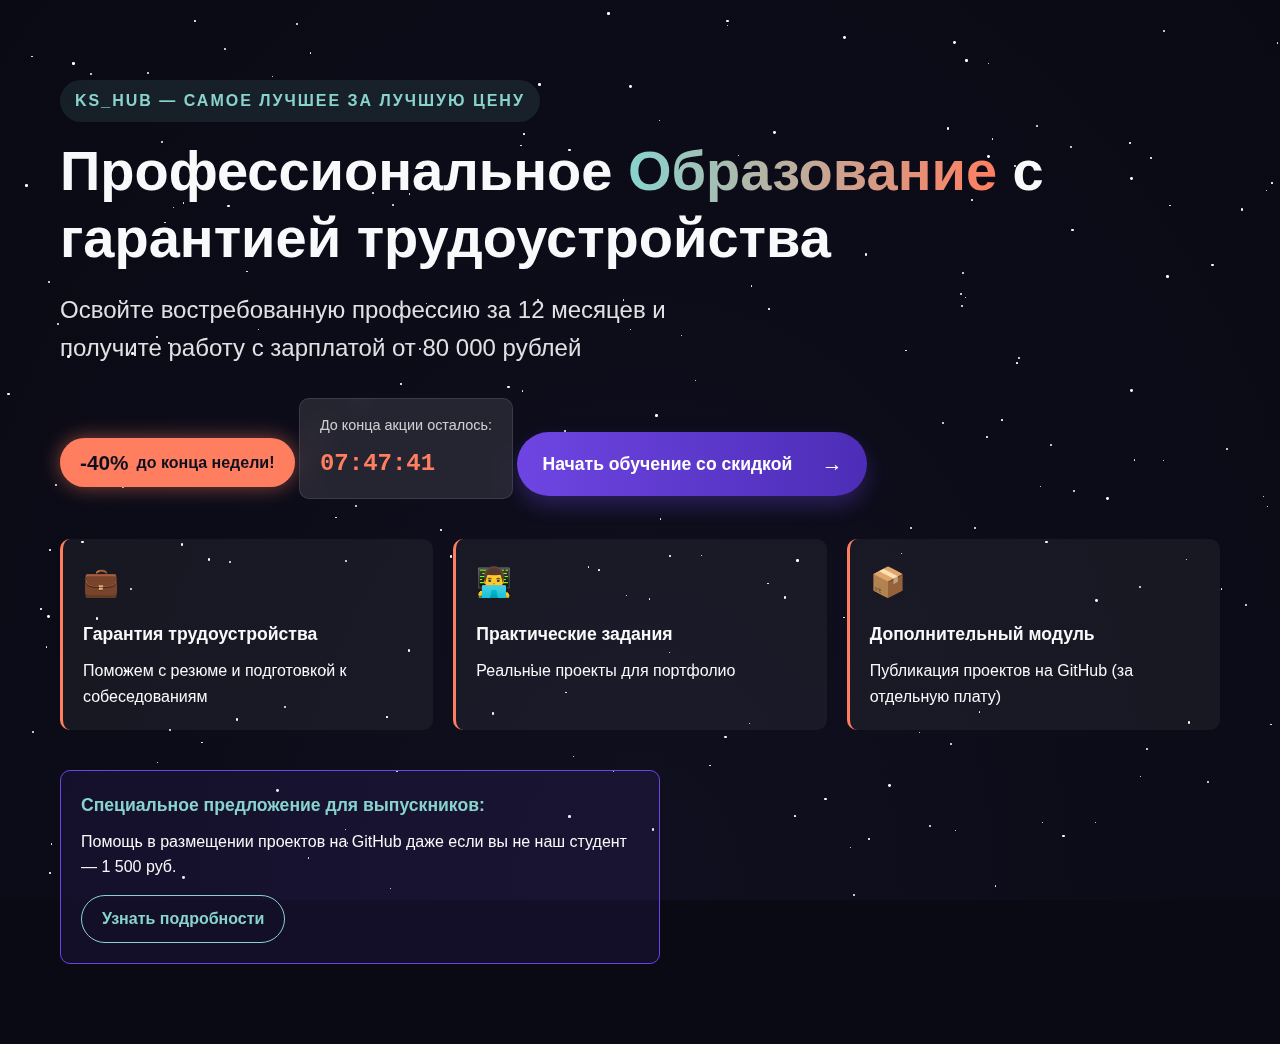
<file: index.html>
<!DOCTYPE html>
<html lang="ru">
<head>
    <meta charset="UTF-8">
    <meta name="viewport" content="width=device-width, initial-scale=1.0">
    <title>Panda-School.Профессиональное образование с гарантией трудоустройства</title>
    <link rel="stylesheet" href="styles.css">
    <link rel="icon" href="logo.png" type="image/png">
    <link rel="apple-touch-icon" href="logo.png">
</head>
<body>
    <div class="stars-container"></div>
    <section class="hero">
        <div class="container">
            <div class="hero-content">
                <span class="tagline">KS_HUB — самое лучшее за лучшую цену</span>
                <h1>Профессиональное <span class="highlight">Образование</span> с гарантией трудоустройства</h1>
                <p class="subtitle">Освойте востребованную профессию за 12 месяцев и получите работу с зарплатой от 80 000 рублей</p>
                
                <div class="discount-badge">
                    <span class="discount-value">-40%</span>
                    <span class="discount-text">до конца недели!</span>
                </div>
                
                <div class="timer">
                    <div class="timer-title">До конца акции осталось:</div>
                    <div class="timer-digits" id="countdown">03:23:59</div>
                </div>
                
                <a href="https://go.2038.pro/62c73eecaa029921?m=32" class="cta-button" target="_blank">
                    <span class="button-text">Начать обучение со скидкой</span>
                    <span class="button-arrow">→</span>
                </a>
                
                <div class="features">
                    <div class="feature">
                        <div class="feature-icon">💼</div>
                        <h3 class="feature-title">Гарантия трудоустройства</h3>
                        <p>Поможем с резюме и подготовкой к собеседованиям</p>
                    </div>
                    
                    <div class="feature">
                        <div class="feature-icon">👨‍💻</div>
                        <h3 class="feature-title">Практические задания</h3>
                        <p>Реальные проекты для портфолио</p>
                    </div>
                    
                    <div class="feature">
                        <div class="feature-icon">📦</div>
                        <h3 class="feature-title">Дополнительный модуль</h3>
                        <p>Публикация проектов на GitHub (за отдельную плату)</p>
                    </div>
                </div>
                
               <!-- ... предыдущий код остается без изменений до блока bonus-offer ... -->

               <div class="bonus-offer">
                <h3>Специальное предложение для выпускников:</h3>
                <p>Помощь в размещении проектов на GitHub даже если вы не наш студент — 1 500 руб.</p>
                <a href="contacts.html" class="secondary-button">Узнать подробности</a>
            </div>

<!-- ... остальной код остается без изменений ... -->
            </div>
        </div>
    </section>

    <script src="script.js"></script>
</body>
</html>
</file>
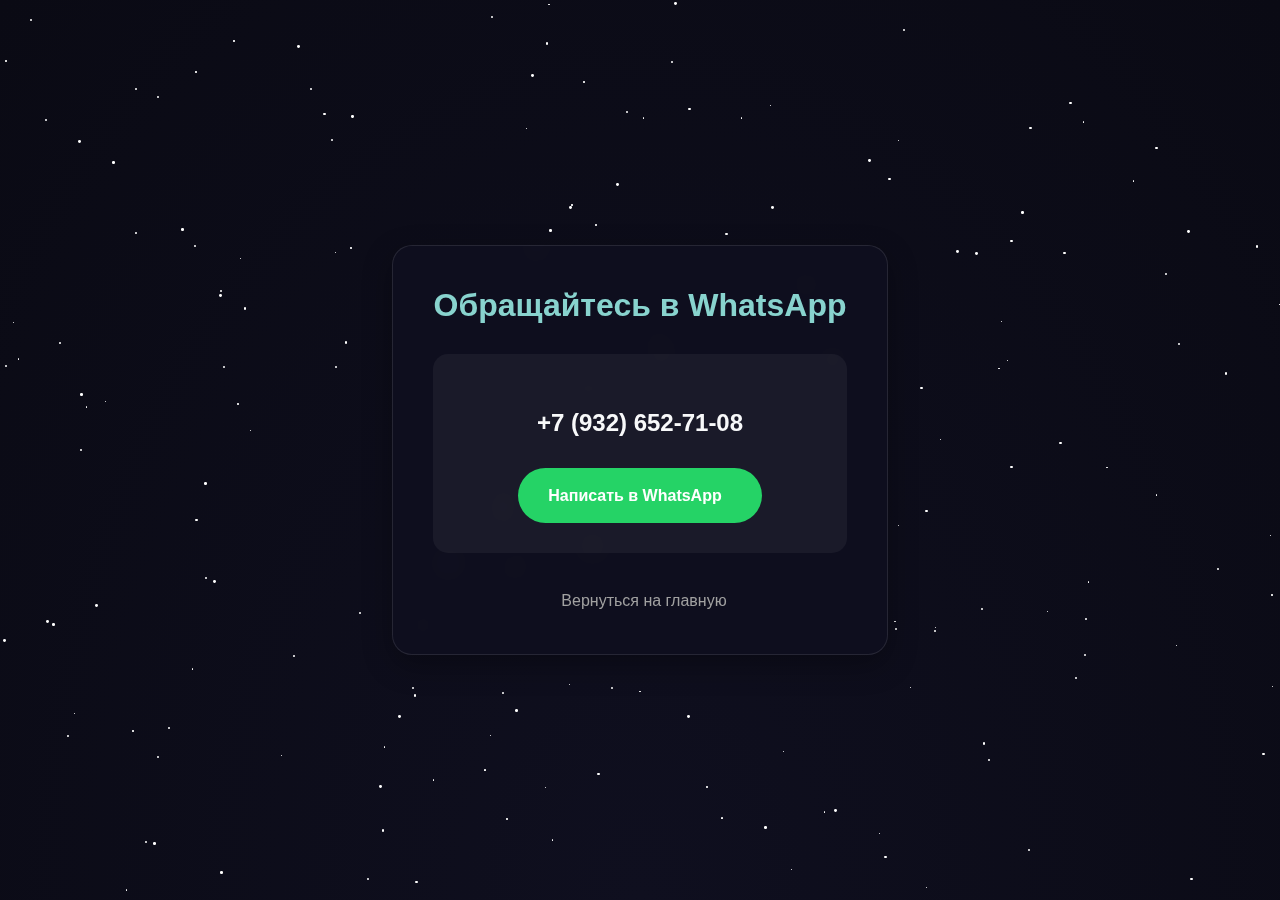
<file: contacts.html>
<!DOCTYPE html>
<html lang="ru">
<head>
    <meta charset="UTF-8">
    <meta name="viewport" content="width=device-width, initial-scale=1.0">
    <title>Panda-School.Профессиональное образование с гарантией трудоустройства</title>
    <link rel="stylesheet" href="styles.css">
    <link rel="icon" href="logo.png" type="image/png">
    <link rel="apple-touch-icon" href="logo.png">
</head>
<body>
    <div class="stars-container"></div>
    
    <section class="contacts-section">
        <div class="container">
            <div class="contacts-content">
                <h1>Обращайтесь в WhatsApp</h1>
                <div class="whatsapp-block">
                    <div class="whatsapp-icon">
                        <i class="fab fa-whatsapp"></i>
                    </div>
                    <div class="phone-number">+7 (932) 652-71-08</div>
                    <a href="https://wa.me/79326527108" class="whatsapp-button">
                        Написать в WhatsApp
                        <i class="fas fa-arrow-right"></i>
                    </a>
                </div>
                <a href="index.html" class="back-link">
                    <i class="fas fa-arrow-left"></i>
                    Вернуться на главную
                </a>
            </div>
        </div>
    </section>

    <script src="script.js"></script>
</body>
</html>
</file>
<file: styles.css>
:root {
    --primary: #6e45e2;
    --primary-dark: #4d2db7;
    --secondary: #88d3ce;
    --accent: #ff7e5f;
    --dark: #0f0f1f;
    --darker: #0a0a14;
    --light: #f8f9fa;
    --gray: #a1a1a1;
}

* {
    margin: 0;
    padding: 0;
    box-sizing: border-box;
}

body {
    font-family: 'Montserrat', sans-serif;
    background-color: var(--darker);
    color: var(--light);
    line-height: 1.6;
    overflow-x: hidden;
}

/* Фон с созвездиями */
.stars-container {
    position: fixed;
    top: 0;
    left: 0;
    width: 100%;
    height: 100%;
    z-index: -1;
    background: radial-gradient(ellipse at bottom, var(--dark) 0%, var(--darker) 100%);
    overflow: hidden;
}

.star {
    position: absolute;
    background-color: white;
    border-radius: 50%;
    animation: twinkle var(--duration) infinite ease-in-out;
}

@keyframes twinkle {
    0%, 100% { opacity: 0.2; }
    50% { opacity: 1; }
}

.container {
    max-width: 1200px;
    margin: 0 auto;
    padding: 0 20px;
}

/* Hero Section */
.hero {
    min-height: 100vh;
    display: flex;
    align-items: center;
    position: relative;
    padding: 80px 0;
}

.hero-content {
    position: relative;
    z-index: 2;
}

.tagline {
    display: inline-block;
    font-size: 1rem;
    color: var(--secondary);
    margin-bottom: 15px;
    text-transform: uppercase;
    letter-spacing: 2px;
    font-weight: 600;
    background: rgba(136, 211, 206, 0.1);
    padding: 8px 15px;
    border-radius: 50px;
}

h1 {
    font-size: clamp(2rem, 5vw, 3.5rem);
    margin-bottom: 20px;
    line-height: 1.2;
    font-weight: 900;
}

.highlight {
    background: linear-gradient(to right, var(--secondary), var(--accent));
    -webkit-background-clip: text;
    background-clip: text;
    color: transparent;
}

.subtitle {
    font-size: clamp(1rem, 2vw, 1.5rem);
    margin-bottom: 30px;
    max-width: 700px;
    opacity: 0.9;
}

.discount-badge {
    display: inline-flex;
    align-items: center;
    background-color: var(--accent);
    color: var(--dark);
    padding: 8px 20px;
    border-radius: 50px;
    font-weight: 700;
    margin-bottom: 30px;
    animation: pulse 2s infinite;
    box-shadow: 0 0 20px rgba(255, 126, 95, 0.5);
}

.discount-value {
    font-size: 1.3rem;
    margin-right: 8px;
}

.cta-button {
    display: inline-flex;
    align-items: center;
    justify-content: space-between;
    background: linear-gradient(to right, var(--primary), var(--primary-dark));
    color: white;
    padding: 15px 25px;
    border-radius: 50px;
    text-decoration: none;
    font-weight: 700;
    font-size: 1.1rem;
    transition: all 0.3s ease;
    box-shadow: 0 10px 20px rgba(110, 69, 226, 0.3);
    margin-bottom: 40px;
    width: 100%;
    max-width: 350px;
}

.cta-button:hover {
    transform: translateY(-5px);
    box-shadow: 0 15px 30px rgba(110, 69, 226, 0.4);
}

.button-arrow {
    font-size: 1.3rem;
}

.timer {
    background-color: rgba(255, 255, 255, 0.1);
    backdrop-filter: blur(10px);
    padding: 15px 20px;
    border-radius: 10px;
    display: inline-block;
    margin-bottom: 40px;
    border: 1px solid rgba(255, 255, 255, 0.1);
}

.timer-title {
    font-size: 0.9rem;
    margin-bottom: 8px;
    opacity: 0.8;
}

.timer-digits {
    font-size: 1.5rem;
    font-weight: 700;
    color: var(--accent);
    font-family: monospace;
}

.features {
    display: grid;
    grid-template-columns: repeat(auto-fit, minmax(250px, 1fr));
    gap: 20px;
    margin-bottom: 40px;
}

.feature {
    background-color: rgba(255, 255, 255, 0.05);
    padding: 20px;
    border-radius: 10px;
    border-left: 3px solid var(--accent);
    transition: all 0.3s ease;
}

.feature:hover {
    transform: translateY(-5px);
    background-color: rgba(255, 255, 255, 0.1);
    box-shadow: 0 5px 15px rgba(0, 0, 0, 0.1);
}

.feature-icon {
    font-size: 1.8rem;
    margin-bottom: 15px;
    color: var(--secondary);
}

.feature-title {
    font-weight: 600;
    margin-bottom: 10px;
    font-size: 1.1rem;
}

.bonus-offer {
    background-color: rgba(110, 69, 226, 0.1);
    padding: 20px;
    border-radius: 10px;
    border: 1px solid var(--primary);
    margin-top: 30px;
    max-width: 600px;
}

.bonus-offer h3 {
    color: var(--secondary);
    margin-bottom: 10px;
    font-size: 1.1rem;
}

.secondary-button {
    display: inline-block;
    background-color: transparent;
    color: var(--secondary);
    padding: 10px 20px;
    border-radius: 50px;
    text-decoration: none;
    font-weight: 600;
    margin-top: 15px;
    border: 1px solid var(--secondary);
    transition: all 0.3s ease;
}

.secondary-button:hover {
    background-color: rgba(136, 211, 206, 0.1);
}


@keyframes pulse {
    0% {
        transform: scale(1);
        opacity: 0.8;
    }
    100% {
        transform: scale(1.05);
        opacity: 1;
    }
}

/* Адаптация под мобильные устройства */
@media (max-width: 768px) {
    .hero {
        padding: 60px 0;
    }
    
    .tagline {
        font-size: 0.9rem;
    }
    
    .discount-badge {
        padding: 6px 15px;
    }
    
    .cta-button {
        padding: 12px 20px;
        font-size: 1rem;
    }
    
    .timer {
        padding: 12px 15px;
    }
    
    .timer-digits {
        font-size: 1.3rem;
    }
    
    .features {
        grid-template-columns: 1fr;
    }
    
    .bonus-offer {
        padding: 15px;
    }
}
/* Стили для страницы контактов */
.contacts-section {
    min-height: 100vh;
    display: flex;
    align-items: center;
    position: relative;
    padding: 40px 0;
}

.contacts-content {
    background: rgba(15, 15, 31, 0.8);
    backdrop-filter: blur(10px);
    padding: 40px;
    border-radius: 20px;
    max-width: 600px;
    margin: 0 auto;
    text-align: center;
    border: 1px solid rgba(255, 255, 255, 0.1);
    box-shadow: 0 10px 30px rgba(0, 0, 0, 0.3);
}

.contacts-content h1 {
    color: var(--secondary);
    margin-bottom: 30px;
    font-size: 2rem;
}

.whatsapp-block {
    background: rgba(255, 255, 255, 0.05);
    padding: 30px;
    border-radius: 15px;
    margin-bottom: 30px;
}

.whatsapp-icon {
    font-size: 3rem;
    color: #25D366;
    margin-bottom: 20px;
}

.phone-number {
    font-size: 1.5rem;
    font-weight: 600;
    margin-bottom: 25px;
    color: var(--light);
}

.whatsapp-button {
    display: inline-flex;
    align-items: center;
    justify-content: center;
    background-color: #25D366;
    color: white;
    padding: 15px 30px;
    border-radius: 50px;
    text-decoration: none;
    font-weight: 600;
    transition: all 0.3s ease;
}

.whatsapp-button:hover {
    background-color: #128C7E;
    transform: translateY(-3px);
    box-shadow: 0 5px 15px rgba(37, 211, 102, 0.3);
}

.whatsapp-button i {
    margin-left: 10px;
}

.back-link {
    display: inline-flex;
    align-items: center;
    color: var(--gray);
    text-decoration: none;
    transition: color 0.3s ease;
}

.back-link:hover {
    color: var(--secondary);
}

.back-link i {
    margin-right: 8px;
}

@media (max-width: 768px) {
    .contacts-content {
        padding: 30px 20px;
    }
    
    .contacts-content h1 {
        font-size: 1.5rem;
    }
    
    .whatsapp-block {
        padding: 20px;
    }
    
    .phone-number {
        font-size: 1.2rem;
    }
    
    .whatsapp-button {
        padding: 12px 25px;
    }
}
/* Оптимизация отображения иконки */
.link[rel="icon"] {
    image-rendering: -webkit-optimize-contrast;
    image-rendering: crisp-edges;
}
</file>
